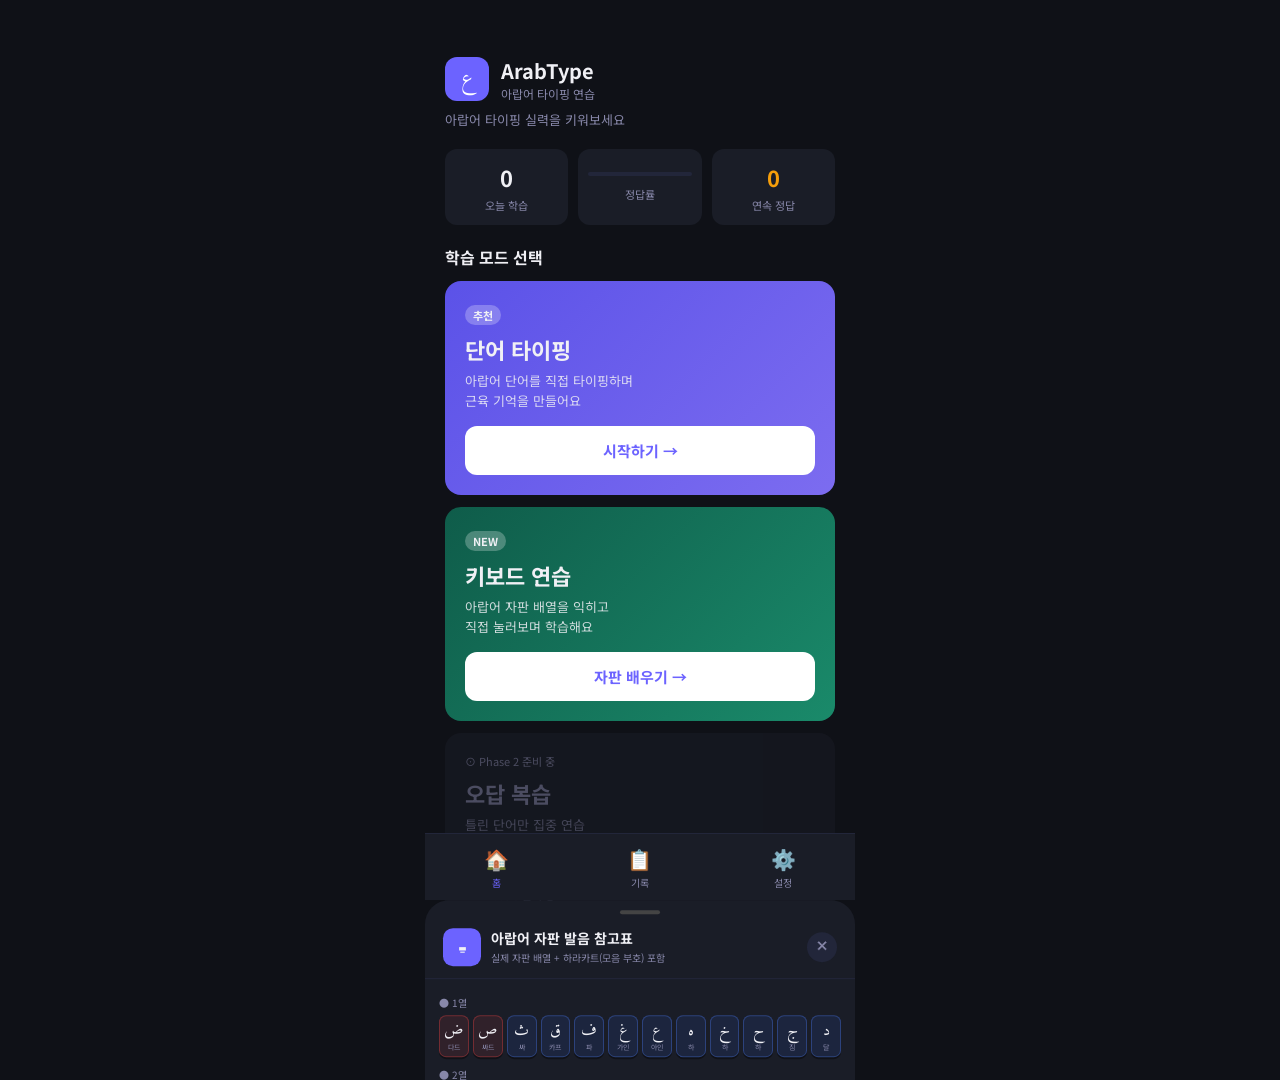
<file: index.html>
<!DOCTYPE html>
<html lang="ko">
<head>
  <meta charset="UTF-8" />
  <meta name="viewport" content="width=device-width, initial-scale=1.0, viewport-fit=cover" />
  <title>ArabType — 아랍어 타이핑 연습</title>
  <link rel="preconnect" href="https://fonts.googleapis.com" />
  <link href="https://fonts.googleapis.com/css2?family=Amiri:wght@400;700&family=Noto+Sans+KR:wght@400;500;700&display=swap" rel="stylesheet" />
  <link rel="stylesheet" href="style.css" />
</head>
<body>

  <!-- ===== HOME SCREEN ===== -->
  <div id="screen-home" class="screen active">
    <div class="home-header">
      <div class="app-logo">
        <div class="logo-icon">ع</div>
        <div>
          <div class="app-name">ArabType</div>
          <div class="app-sub">아랍어 타이핑 연습</div>
        </div>
      </div>
      <p class="app-tagline">아랍어 타이핑 실력을 키워보세요</p>
    </div>

    <div class="stats-row">
      <div class="stat-card">
        <div class="stat-value" id="stat-today">0</div>
        <div class="stat-label">오늘 학습</div>
      </div>
      <div class="stat-card accent">
        <div class="stat-bar-wrap"><div class="stat-bar" id="stat-bar"></div></div>
        <div class="stat-label">정답률</div>
      </div>
      <div class="stat-card">
        <div class="stat-value streak" id="stat-streak">0</div>
        <div class="stat-label">연속 정답</div>
      </div>
    </div>

    <h2 class="section-title">학습 모드 선택</h2>

    <div class="mode-card active-mode" id="btn-start">
      <div class="mode-badge">추천</div>
      <div class="mode-title">단어 타이핑</div>
      <div class="mode-desc">아랍어 단어를 직접 타이핑하며<br>근육 기억을 만들어요</div>
      <button class="start-btn">시작하기 →</button>
    </div>

    <div class="mode-card keyboard-mode" onclick="location.href='keyboard-guide.html'">
      <div class="mode-badge new-badge">NEW</div>
      <div class="mode-title">키보드 연습</div>
      <div class="mode-desc">아랍어 자판 배열을 익히고<br>직접 눌러보며 학습해요</div>
      <button class="start-btn keyboard-start-btn">자판 배우기 →</button>
    </div>

    <div class="mode-card locked">
      <div class="mode-lock">⊙ Phase 2 준비 중</div>
      <div class="mode-title dim">오답 복습</div>
      <div class="mode-desc dim">틀린 단어만 집중 연습</div>
    </div>

    <div class="mode-card locked">
      <div class="mode-lock">⊙ Phase 3 준비 중</div>
      <div class="mode-title dim">내 단어장</div>
      <div class="mode-desc dim">직접 단어를 추가해서 연습</div>
    </div>

    <nav class="bottom-nav">
      <div class="nav-item active">🏠<span>홈</span></div>
      <div class="nav-item">📋<span>기록</span></div>
      <div class="nav-item">⚙️<span>설정</span></div>
    </nav>
  </div>

  <!-- ===== PRACTICE SCREEN ===== -->
  <div id="screen-practice" class="screen">
    <div class="practice-header">
      <button class="back-btn" id="btn-back">‹</button>
      <div class="practice-title">
        <div>단어 타이핑</div>
        <div class="word-progress" id="word-progress">1 / 20 단어</div>
      </div>
      <div class="streak-badge" id="streak-badge">⚡ 0연속</div>
    </div>

    <div class="progress-bar-wrap">
      <div class="progress-bar" id="progress-bar"></div>
    </div>
    <div class="progress-info">
      <span id="pct-label">0% 완료</span>
      <span id="score-label">정답 0 / 오답 0</span>
    </div>

    <div class="word-card" id="word-card">
      <div class="card-top">
        <div class="category-tag" id="card-category">기초 단어</div>
        <div class="card-num" id="card-num">01</div>
      </div>
      <div class="arabic-word" id="arabic-word" dir="rtl">مَرْحَبًا</div>
      <div class="transliteration" id="transliteration">mar·ha·ban</div>
      <div class="meaning-row">
        <span class="meaning-icon">뜻</span>
        <span class="meaning-ko" id="meaning-ko">안녕하세요</span>
      </div>
      <div class="hint-row" id="hint-row">
        <span class="hint-icon">📍</span>
        <span class="hint-text" id="hint-text">힌트: 7글자, م으로 시작해요</span>
      </div>
    </div>

    <div class="input-label">
      <span>● 아랍어로 입력하세요 (오른쪽에서 왼쪽)</span>
      <button class="tip-btn" id="btn-tip">💡 tip?</button>
    </div>
    <div class="input-wrap">
      <input
        type="text"
        id="arabic-input"
        class="arabic-input"
        dir="rtl"
        lang="ar"
        placeholder="مرحبا"
        autocomplete="off"
        autocorrect="off"
        spellcheck="false"
      />
    </div>
    <div class="keyboard-hint">⌨ 기기의 아랍어 키보드를 활성화하세요</div>

    <!-- 정답 피드백 -->
    <div class="feedback correct-feedback" id="feedback-correct">
      <div class="feedback-left">✓ 정답이에요! 🎉</div>
      <div class="feedback-right">
        <div class="feedback-word" id="feedback-word"></div>
        <div class="feedback-score">⚡ +10</div>
      </div>
    </div>

    <div class="action-row">
      <button class="skip-btn" id="btn-skip">↩ 건너뛰기</button>
      <button class="next-btn" id="btn-next" disabled>다음 단어 →</button>
    </div>
  </div>

  <!-- ===== WRONG FEEDBACK SCREEN ===== -->
  <div id="screen-wrong" class="screen">
    <div class="practice-header">
      <button class="back-btn" id="btn-back-wrong">‹</button>
      <div class="practice-title">
        <div>단어 타이핑</div>
      </div>
      <div class="streak-badge dim" id="streak-badge-wrong">⚡ 0연속</div>
    </div>

    <div class="word-card wrong-card">
      <div class="card-top">
        <div class="category-tag" id="wrong-category">기초 단어</div>
        <div class="wrong-x">✕</div>
      </div>
      <div class="arabic-word" id="wrong-arabic" dir="rtl">شُكْرًا</div>
      <div class="transliteration" id="wrong-trans">shuk·ran</div>
      <div class="meaning-row">
        <span class="meaning-icon">뜻</span>
        <span class="meaning-ko" id="wrong-meaning">감사합니다</span>
      </div>
    </div>

    <div class="compare-box">
      <div class="compare-label">입력 비교</div>
      <div class="compare-row">
        <span class="compare-tag my">내 답</span>
        <span class="compare-word" dir="rtl" id="my-answer"></span>
        <span class="compare-icon wrong-icon">✕</span>
      </div>
      <div class="compare-row">
        <span class="compare-tag correct">정답</span>
        <span class="compare-word" dir="rtl" id="correct-answer"></span>
        <span class="compare-icon correct-icon">✓</span>
      </div>
      <div class="compare-note" id="compare-note"></div>
    </div>

    <div class="action-row">
      <button class="retry-btn" id="btn-retry">↺ 다시 시도</button>
      <button class="next-btn" id="btn-next-wrong">다음 단어 →</button>
    </div>
    <div class="note-link">📌 오답 노트에 저장 (Phase 2)</div>
  </div>

  <!-- ===== COMPLETE SCREEN ===== -->
  <div id="screen-complete" class="screen">
    <div class="complete-wrap">
      <div class="complete-emoji">🎉</div>
      <h2>학습 완료!</h2>
      <div class="complete-stats">
        <div class="c-stat"><div class="c-val" id="c-total"></div><div class="c-lbl">총 단어</div></div>
        <div class="c-stat"><div class="c-val" id="c-correct"></div><div class="c-lbl">정답</div></div>
        <div class="c-stat"><div class="c-val" id="c-rate"></div><div class="c-lbl">정답률</div></div>
      </div>
      <button class="start-btn" id="btn-home">홈으로 돌아가기</button>
    </div>
  </div>

  <!-- ===== TIP BOTTOM SHEET ===== -->
  <div id="tip-overlay" class="tip-overlay" onclick="closeTip()"></div>
  <div id="tip-sheet" class="tip-sheet">
    <div class="tip-drag-handle"></div>
    <div class="tip-header">
      <div class="tip-header-left">
        <div class="tip-icon">⌨</div>
        <div>
          <div class="tip-title">아랍어 자판 발음 참고표</div>
          <div class="tip-subtitle">실제 자판 배열 + 하라카트(모음 부호) 포함</div>
        </div>
      </div>
      <button class="tip-close" onclick="closeTip()">✕</button>
    </div>

    <div class="tip-body">
      <!-- 키보드 행 -->
      <div class="tip-row-label">● 1열</div>
      <div class="tip-kb-row" id="tip-row1"></div>
      <div class="tip-row-label">● 2열</div>
      <div class="tip-kb-row" id="tip-row2"></div>
      <div class="tip-row-label">● 3열</div>
      <div class="tip-kb-row" id="tip-row3"></div>

      <!-- 하라카트 섹션 -->
      <div class="tip-section-title">
        <span class="tip-dot orange"></span>
        하라카트 — 모음 부호 <span class="tip-section-sub">(수쿤 키 확장)</span>
      </div>
      <div class="tip-info-box">
        ⓘ 단어 안에서 짧은 모음을 표시하는 기호예요<br>
        예: ـَ(바) · ـِ(비) · ـُ(부) · ـْ(받침) · ـّ(강조)
      </div>
      <div class="tip-harakat-grid" id="tip-harakat"></div>

      <!-- 범례 -->
      <div class="tip-legend">
        <div class="tl-item"><span class="tl-dot orange"></span>단모음</div>
        <div class="tl-item"><span class="tl-dot blue"></span>수쿤(받침)</div>
        <div class="tl-item"><span class="tl-dot purple"></span>길다(겹자음)</div>
        <div class="tl-item"><span class="tl-dot gray"></span>탄윈(어말)</div>
        <div class="tl-item"><span class="tl-dot white"></span>일반 자음</div>
        <div class="tl-item"><span class="tl-dot red"></span>강조 자음</div>
        <div class="tl-item"><span class="tl-dot green"></span>모음자</div>
      </div>
    </div>

    <div class="tip-footer">
      <button class="tip-confirm-btn" onclick="closeTip()">✓ 확인했어요</button>
    </div>
  </div>

  <script src="app.js"></script>
</body>
</html>
</file>
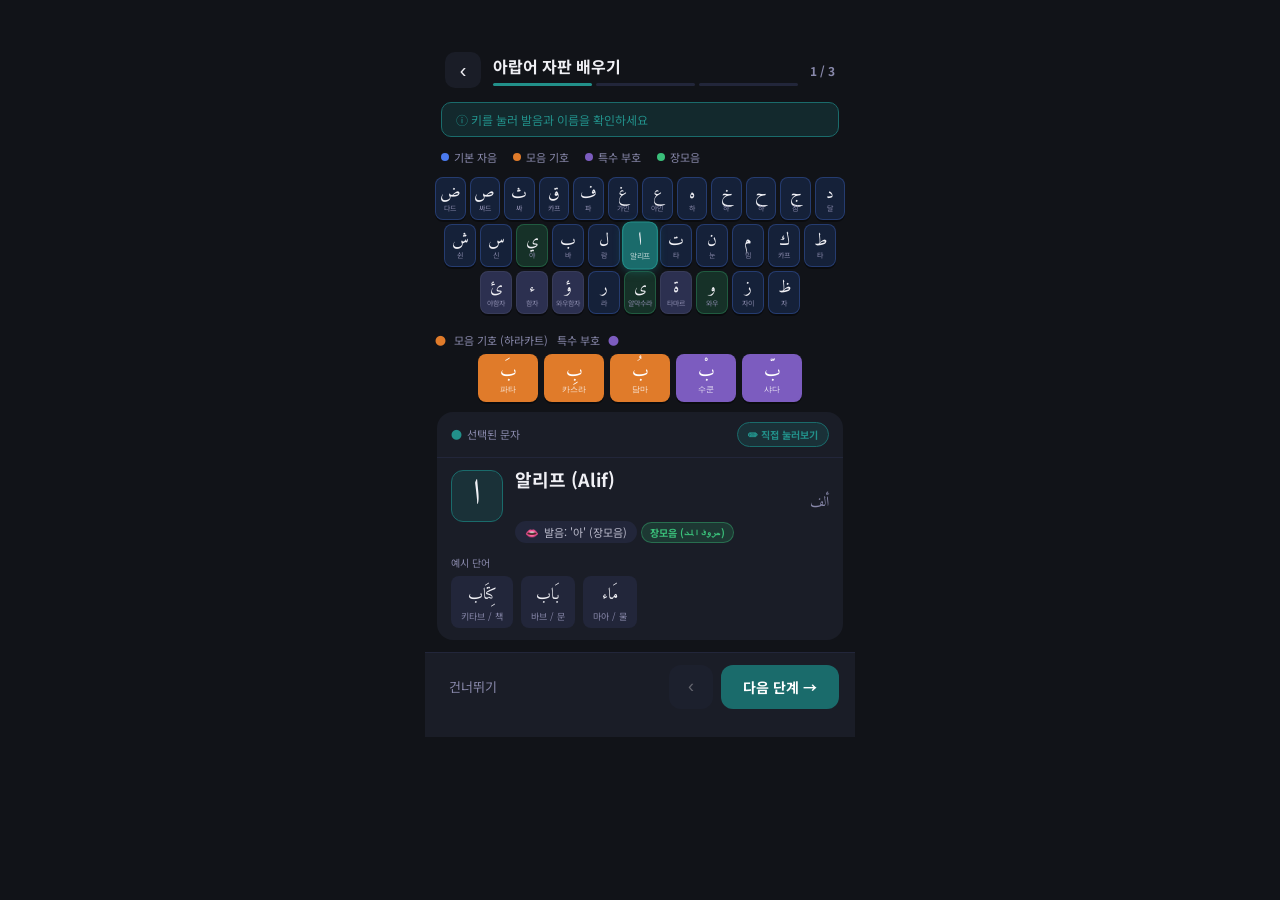
<file: keyboard-guide.html>
<!DOCTYPE html>
<html lang="ko">
<head>
  <meta charset="UTF-8"/>
  <meta name="viewport" content="width=device-width, initial-scale=1.0, viewport-fit=cover"/>
  <title>아랍어 자판 배우기 — ArabType</title>
  <link rel="preconnect" href="https://fonts.googleapis.com"/>
  <link href="https://fonts.googleapis.com/css2?family=Amiri:wght@400;700&family=Noto+Sans+KR:wght@400;500;700&display=swap" rel="stylesheet"/>
  <style>
    *,*::before,*::after{box-sizing:border-box;margin:0;padding:0}
    :root{
      --bg:#111318;--surface:#1a1d27;--surface2:#22263a;--surface3:#2c3050;
      --primary:#1A6B6B;--primary-light:#22908a;--primary-dim:rgba(26,107,107,.25);
      --orange:#e07b2a;--orange-dim:rgba(224,123,42,.25);
      --purple:#7c5cbf;--purple-dim:rgba(124,92,191,.25);
      --green:#2a8a5a;--green-dim:rgba(42,138,90,.25);
      --blue:#2a5abf;--blue-dim:rgba(42,90,191,.2);
      --text:#f0f0f5;--text-dim:#8888aa;--text-mid:#bbbbcc;
      --radius:16px;--key-radius:8px;
    }
    body{background:var(--bg);color:var(--text);font-family:'Noto Sans KR',sans-serif;
      display:flex;justify-content:center;min-height:100vh;min-height:-webkit-fill-available;
      -webkit-text-size-adjust:100%}
    .screen{display:none;flex-direction:column;width:100%;max-width:430px;
      min-height:100vh;min-height:-webkit-fill-available;
      padding-bottom:calc(24px + env(safe-area-inset-bottom,0px));
      -webkit-overflow-scrolling:touch;overflow-y:auto}
    .screen.active{display:flex}

    /* ── HEADER ── */
    .guide-header{
      display:flex;align-items:center;gap:12px;
      padding:max(52px, calc(env(safe-area-inset-top,0px) + 12px)) 20px 14px;
    }
    .back-btn{
      background:var(--surface);border:none;color:var(--text);
      font-size:20px;width:36px;height:36px;border-radius:10px;
      cursor:pointer;display:flex;align-items:center;justify-content:center;flex-shrink:0;
    }
    .header-center{flex:1}
    .header-title{font-size:16px;font-weight:700}
    .step-bars{display:flex;gap:4px;margin-top:5px}
    .step-bar{height:3px;flex:1;border-radius:2px;background:var(--surface2)}
    .step-bar.done{background:var(--primary-light)}
    .step-bar.active{background:var(--primary-light)}
    .step-label{font-size:12px;color:var(--text-dim);white-space:nowrap;font-weight:700}

    /* ── INFO BANNER ── */
    .info-banner{
      margin:0 16px 12px;
      background:var(--primary-dim);border:1px solid var(--primary);
      border-radius:10px;padding:8px 14px;
      font-size:12px;color:var(--primary-light);
      display:flex;align-items:center;gap:6px;
    }

    /* ── LEGEND ── */
    .legend{display:flex;flex-wrap:wrap;gap:10px 16px;padding:0 16px 12px}
    .legend-item{display:flex;align-items:center;gap:5px;font-size:11px;color:var(--text-dim)}
    .dot{width:8px;height:8px;border-radius:50%}
    .dot.blue{background:#4a7aef}
    .dot.orange{background:var(--orange)}
    .dot.purple{background:var(--purple)}
    .dot.green{background:#3abf7a}

    /* ── KEYBOARD ── */
    .keyboard-wrap{padding:0 10px 8px}
    .kb-row{display:flex;justify-content:center;gap:4px;margin-bottom:4px}
    .key{
      flex:1;max-width:32px;min-width:26px;
      background:var(--surface2);
      border-radius:var(--key-radius);
      padding:6px 2px;
      text-align:center;
      cursor:pointer;
      transition:transform .12s,box-shadow .12s;
      box-shadow:0 2px 0 rgba(0,0,0,.4);
      border:1px solid rgba(255,255,255,.06);
      user-select:none;
    }
    .key:active{transform:translateY(1px);box-shadow:0 1px 0 rgba(0,0,0,.4)}
    .key .ka{font-family:'Amiri',serif;font-size:17px;line-height:1.2;display:block}
    .key .kh{font-size:7px;color:var(--text-dim);line-height:1.1;display:block;margin-top:1px}
    .key.cat-basic{background:var(--blue-dim);border-color:rgba(74,122,239,.3)}
    .key.cat-long{background:var(--green-dim);border-color:rgba(58,191,122,.3)}
    .key.cat-special{background:var(--surface3)}
    .key.selected{
      background:var(--primary);border-color:var(--primary-light);
      box-shadow:0 2px 8px rgba(26,107,107,.5);
      transform:scale(1.12);
      z-index:2;position:relative;
    }
    .key.selected .kh{color:rgba(255,255,255,.7)}

    /* ── HARAKAT ROW ── */
    .harakat-section{padding:6px 10px 10px}
    .harakat-label{
      font-size:11px;color:var(--text-dim);
      display:flex;align-items:center;gap:8px;margin-bottom:6px;
    }
    .harakat-label::before,.harakat-label::after{content:'●'}
    .harakat-label::before{color:var(--orange)}
    .harakat-label::after{color:var(--purple)}
    .harakat-row{display:flex;gap:6px;justify-content:center}
    .h-key{
      flex:1;max-width:60px;
      padding:7px 4px;border-radius:8px;
      text-align:center;cursor:pointer;
      border:none;
      box-shadow:0 2px 0 rgba(0,0,0,.4);
      transition:transform .12s;
      user-select:none;
    }
    .h-key:active{transform:translateY(1px)}
    .h-key.orange{background:var(--orange);color:#fff}
    .h-key.purple{background:var(--purple);color:#fff}
    .h-key .hk-char{font-family:'Amiri',serif;font-size:18px;display:block;line-height:1.2}
    .h-key .hk-name{font-size:8px;display:block;opacity:.85;margin-top:1px}

    /* ── HINT CARD ── */
    .hint-card{
      margin:0 12px 12px;
      background:var(--surface);
      border-radius:var(--radius);
      overflow:hidden;
      flex-shrink:0;
    }
    .hint-card-header{
      display:flex;align-items:center;justify-content:space-between;
      padding:10px 14px;border-bottom:1px solid var(--surface2);
    }
    .hint-selected-label{font-size:11px;color:var(--text-dim);display:flex;align-items:center;gap:5px}
    .hint-selected-label::before{content:'●';color:var(--primary-light)}
    .hint-try-btn{
      background:var(--primary-dim);border:1px solid var(--primary);
      color:var(--primary-light);font-family:'Noto Sans KR',sans-serif;
      font-size:10px;font-weight:700;padding:4px 10px;border-radius:20px;cursor:pointer;
    }
    .hint-body{display:flex;gap:12px;padding:12px 14px}
    .hint-char{
      width:52px;height:52px;background:var(--primary-dim);
      border-radius:12px;display:flex;align-items:center;justify-content:center;
      font-family:'Amiri',serif;font-size:36px;flex-shrink:0;
      border:1px solid var(--primary);
    }
    .hint-info{flex:1}
    .hint-ko-name{font-size:18px;font-weight:700;line-height:1.1}
    .hint-ar-name{font-family:'Amiri',serif;font-size:14px;color:var(--text-dim);direction:rtl}
    .hint-pron{
      display:inline-flex;align-items:center;gap:5px;
      background:var(--surface2);border-radius:20px;
      padding:3px 10px;margin-top:6px;font-size:11px;color:var(--text-mid);
    }
    .hint-cat-badge{
      display:inline-block;margin-top:6px;
      padding:2px 8px;border-radius:20px;font-size:10px;font-weight:700;
    }
    .badge-long{background:var(--green-dim);color:#3abf7a;border:1px solid rgba(58,191,122,.4)}
    .badge-basic{background:var(--blue-dim);color:#6a9aff;border:1px solid rgba(74,122,239,.3)}
    .badge-special{background:var(--surface2);color:var(--text-dim)}
    .hint-examples{padding:0 14px 12px}
    .hint-examples-label{font-size:10px;color:var(--text-dim);margin-bottom:6px}
    .example-words{display:flex;gap:8px;flex-wrap:wrap}
    .ex-word{
      background:var(--surface2);border-radius:8px;
      padding:5px 10px;text-align:center;
    }
    .ex-word .ew-ar{font-family:'Amiri',serif;font-size:16px;direction:rtl;display:block}
    .ex-word .ew-ko{font-size:9px;color:var(--text-dim);display:block;margin-top:1px}

    /* ── BOTTOM NAV ── */
    .bottom-nav{
      margin-top:auto;
      display:flex;align-items:center;justify-content:space-between;
      padding:12px 16px calc(28px + env(safe-area-inset-bottom,0px));
      background:var(--surface);
      border-top:1px solid var(--surface2);
      position:sticky;bottom:0;
    }
    .skip-btn{
      background:none;border:none;color:var(--text-dim);
      font-family:'Noto Sans KR',sans-serif;font-size:13px;cursor:pointer;padding:8px;
    }
    .nav-btns{display:flex;gap:8px}
    .prev-btn{
      width:44px;height:44px;background:var(--surface2);
      border:none;border-radius:12px;color:var(--text);
      font-size:18px;cursor:pointer;display:flex;align-items:center;justify-content:center;
    }
    .next-btn{
      background:var(--primary);border:none;border-radius:12px;
      color:#fff;font-family:'Noto Sans KR',sans-serif;
      font-size:14px;font-weight:700;padding:0 22px;height:44px;cursor:pointer;
    }

    /* ══════════════════════════════
       STEP 2 — HARAKAT SCREEN
    ══════════════════════════════ */
    .step2-intro{
      margin:0 16px 14px;
      background:linear-gradient(135deg,#7c2a00,#b84400);
      border-radius:var(--radius);padding:16px;text-align:center;
    }
    .step2-intro-title{font-size:18px;font-weight:700;margin-bottom:4px}
    .step2-intro-ar{font-family:'Amiri',serif;font-size:14px;color:rgba(255,255,255,.7);margin-bottom:6px}
    .step2-intro-desc{font-size:12px;color:rgba(255,255,255,.8);line-height:1.5}
    .ba-demo{display:flex;justify-content:center;gap:16px;margin-top:12px}
    .ba-card{
      background:rgba(0,0,0,.25);border-radius:10px;padding:8px 14px;text-align:center;
    }
    .ba-card .bc-ar{font-family:'Amiri',serif;font-size:28px;direction:rtl;display:block}
    .ba-card .bc-ko{font-size:11px;color:rgba(255,255,255,.7);display:block;margin-top:2px}

    .section-title2{font-size:13px;font-weight:700;padding:0 16px 8px;color:var(--text-mid)}

    .harakat-detail-card{
      margin:0 16px 10px;background:var(--surface);border-radius:var(--radius);
      display:flex;align-items:center;gap:12px;padding:12px 14px;
      cursor:pointer;border:1px solid transparent;transition:border-color .2s;
    }
    .harakat-detail-card:hover{border-color:var(--primary)}
    .hd-icon{
      width:44px;height:44px;border-radius:10px;
      display:flex;align-items:center;justify-content:center;
      font-family:'Amiri',serif;font-size:22px;flex-shrink:0;
    }
    .hd-icon.orange{background:rgba(224,123,42,.2);border:1px solid rgba(224,123,42,.4)}
    .hd-icon.purple2{background:rgba(124,92,191,.2);border:1px solid rgba(124,92,191,.4)}
    .hd-body{flex:1}
    .hd-name{font-size:14px;font-weight:700}
    .hd-ar{font-family:'Amiri',serif;font-size:11px;color:var(--text-dim);direction:rtl}
    .hd-desc{font-size:11px;color:var(--text-mid);margin-top:2px;line-height:1.4}
    .hd-ex{font-family:'Amiri',serif;font-size:13px;direction:rtl;color:var(--primary-light)}
    .hd-badge{
      font-size:10px;padding:2px 7px;border-radius:20px;font-weight:700;white-space:nowrap;
    }
    .badge-a{background:rgba(224,123,42,.2);color:var(--orange)}
    .badge-i{background:rgba(42,90,191,.2);color:#6a9aff}
    .badge-u{background:rgba(124,92,191,.2);color:#b08af5}

    /* ── QUIZ ── */
    .quiz-section{
      margin:0 16px 14px;background:var(--surface);
      border-radius:var(--radius);padding:14px;
    }
    .quiz-label{
      display:flex;align-items:center;gap:6px;
      font-size:12px;color:#f5c518;font-weight:700;margin-bottom:10px;
    }
    .quiz-word{
      font-family:'Amiri',serif;font-size:40px;
      text-align:center;direction:rtl;margin-bottom:12px;
      color:var(--text);display:block;
    }
    .quiz-choices{display:flex;gap:8px}
    .quiz-btn{
      flex:1;padding:10px;background:var(--surface2);
      border:2px solid transparent;border-radius:10px;
      font-family:'Noto Sans KR',sans-serif;font-size:13px;
      font-weight:500;color:var(--text);cursor:pointer;transition:all .2s;
    }
    .quiz-btn:hover{border-color:var(--primary)}
    .quiz-btn.correct{background:rgba(34,197,94,.15);border-color:#22c55e;color:#22c55e}
    .quiz-btn.wrong{background:rgba(239,68,68,.12);border-color:#ef4444;color:#ef4444;animation:shake .3s}
    @keyframes shake{0%,100%{transform:translateX(0)}25%{transform:translateX(-5px)}75%{transform:translateX(5px)}}
  </style>
</head>
<body>

<!-- ══════════════════ STEP 1 ══════════════════ -->
<div id="step1" class="screen active">
  <div class="guide-header">
    <button class="back-btn" onclick="goHome()">‹</button>
    <div class="header-center">
      <div class="header-title">아랍어 자판 배우기</div>
      <div class="step-bars">
        <div class="step-bar active" id="s1-bar1"></div>
        <div class="step-bar" id="s1-bar2"></div>
        <div class="step-bar" id="s1-bar3"></div>
      </div>
    </div>
    <div class="step-label">1 / 3</div>
  </div>

  <div class="info-banner">ⓘ 키를 눌러 발음과 이름을 확인하세요</div>

  <div class="legend">
    <div class="legend-item"><div class="dot blue"></div>기본 자음</div>
    <div class="legend-item"><div class="dot orange"></div>모음 기호</div>
    <div class="legend-item"><div class="dot purple"></div>특수 부호</div>
    <div class="legend-item"><div class="dot green"></div>장모음</div>
  </div>

  <div class="keyboard-wrap" id="keyboard"></div>

  <div class="harakat-section">
    <div class="harakat-label">모음 기호 (하라카트)&nbsp;&nbsp;&nbsp;특수 부호</div>
    <div class="harakat-row" id="harakat-row"></div>
  </div>

  <div class="hint-card" id="hint-card">
    <div class="hint-card-header">
      <div class="hint-selected-label">선택된 문자</div>
      <button class="hint-try-btn" onclick="goStep2()">✏ 직접 눌러보기</button>
    </div>
    <div class="hint-body">
      <div class="hint-char" id="hc-char">ا</div>
      <div class="hint-info">
        <div class="hint-ko-name" id="hc-ko">알리프 (Alif)</div>
        <div class="hint-ar-name" id="hc-ar">ألف</div>
        <div class="hint-pron">👄 <span id="hc-pron">발음: '아' (장모음)</span></div>
        <div class="hint-cat-badge badge-long" id="hc-badge">장모음 (حروف المد)</div>
      </div>
    </div>
    <div class="hint-examples">
      <div class="hint-examples-label">예시 단어</div>
      <div class="example-words" id="hc-examples"></div>
    </div>
  </div>

  <div class="bottom-nav">
    <button class="skip-btn" onclick="goHome()">건너뛰기</button>
    <div class="nav-btns">
      <button class="prev-btn" disabled style="opacity:.35">‹</button>
      <button class="next-btn" onclick="goStep2()">다음 단계 →</button>
    </div>
  </div>
</div>

<!-- ══════════════════ STEP 2 ══════════════════ -->
<div id="step2" class="screen">
  <div class="guide-header">
    <button class="back-btn" onclick="goStep1()">‹</button>
    <div class="header-center">
      <div class="header-title">모음 기호 익히기</div>
      <div class="step-bars">
        <div class="step-bar done"></div>
        <div class="step-bar active"></div>
        <div class="step-bar"></div>
      </div>
    </div>
    <div class="step-label">2 / 3</div>
  </div>

  <div class="step2-intro">
    <div class="step2-intro-title">하라카트 (حَرَكَات)</div>
    <div class="step2-intro-ar">حَرَكَات</div>
    <div class="step2-intro-desc">아랍어의 '단모음 기호'예요.<br>이 기호들이 정확한 발음을 알려줘요.</div>
    <div class="ba-demo">
      <div class="ba-card"><span class="bc-ar">بَ</span><span class="bc-ko">ba (바)</span></div>
      <div class="ba-card"><span class="bc-ar">بِ</span><span class="bc-ko">bi (비)</span></div>
      <div class="ba-card"><span class="bc-ar">بُ</span><span class="bc-ko">bu (부)</span></div>
    </div>
  </div>

  <div class="section-title2">기호별 상세 가이드</div>

  <div class="harakat-detail-card">
    <div class="hd-icon orange">بَ</div>
    <div class="hd-body">
      <div style="display:flex;align-items:center;gap:6px">
        <div class="hd-name">파타 (فَتْحَة)</div>
        <div class="hd-badge badge-a">단모음 A</div>
      </div>
      <div class="hd-desc">자음 위에 표시 · '아/에' 발음</div>
      <div class="hd-desc">예: <span class="hd-ex">كَتَبَ</span> 카타바 (쓰다)</div>
    </div>
  </div>

  <div class="harakat-detail-card">
    <div class="hd-icon orange">بِ</div>
    <div class="hd-body">
      <div style="display:flex;align-items:center;gap:6px">
        <div class="hd-name">카스라 (كَسْرَة)</div>
        <div class="hd-badge badge-i">단모음 I</div>
      </div>
      <div class="hd-desc">자음 아래에 표시 · '이' 발음</div>
      <div class="hd-desc">예: <span class="hd-ex">بِنْت</span> 빈트 (소녀)</div>
    </div>
  </div>

  <div class="harakat-detail-card">
    <div class="hd-icon orange">بُ</div>
    <div class="hd-body">
      <div style="display:flex;align-items:center;gap:6px">
        <div class="hd-name">담마 (ضَمَّة)</div>
        <div class="hd-badge badge-u">단모음 U</div>
      </div>
      <div class="hd-desc">자음 위에 와우 모양 · '우' 발음</div>
      <div class="hd-desc">예: <span class="hd-ex">كُتُب</span> 쿠투브 (책들)</div>
    </div>
  </div>

  <!-- QUIZ -->
  <div class="quiz-section">
    <div class="quiz-label">⚡ 빠른 연습 — 어떤 모음 기호인가요?</div>
    <span class="quiz-word" id="quiz-word">كِتَاب</span>
    <div class="quiz-choices">
      <button class="quiz-btn" id="q-fatha" onclick="answerQuiz('fatha')">파타</button>
      <button class="quiz-btn" id="q-kasra" onclick="answerQuiz('kasra')">카스라 ✓</button>
      <button class="quiz-btn" id="q-damma" onclick="answerQuiz('damma')">담마</button>
    </div>
  </div>

  <div class="bottom-nav">
    <button class="skip-btn" onclick="goHome()">건너뛰기</button>
    <div class="nav-btns">
      <button class="prev-btn" onclick="goStep1()">‹</button>
      <button class="next-btn" onclick="goHome()">완료 →</button>
    </div>
  </div>
</div>

<script>
// ── 문자 데이터 ──
const charData = {
  'ا': { ko:'알리프 (Alif)', ar:'ألف', pron:"발음: '아' (장모음)", cat:'long', catLabel:'장모음 (حروف المد)', examples:[{ar:'كِتَاب',ko:'키타브 / 책'},{ar:'بَاب',ko:'바브 / 문'},{ar:'مَاء',ko:'마아 / 물'}]},
  'ب': { ko:'바 (Ba)', ar:'بَاء', pron:"발음: 'b'", cat:'basic', catLabel:'기본 자음', examples:[{ar:'بَيْت',ko:'바이트 / 집'},{ar:'بَاب',ko:'바브 / 문'},{ar:'بِنْت',ko:'빈트 / 소녀'}]},
  'ت': { ko:'타 (Ta)', ar:'تَاء', pron:"발음: 't'", cat:'basic', catLabel:'기본 자음', examples:[{ar:'تَمْر',ko:'타므르 / 대추야자'},{ar:'تُفَّاح',ko:'투파흐 / 사과'}]},
  'ث': { ko:'싸 (Tha)', ar:'ثَاء', pron:"발음: 'th' (영어 thin)", cat:'basic', catLabel:'기본 자음', examples:[{ar:'ثَلَاثَة',ko:'쌀라싸 / 셋'},{ar:'ثَلْج',ko:'쌀지 / 눈'}]},
  'ج': { ko:'짐 (Jim)', ar:'جِيم', pron:"발음: 'j'", cat:'basic', catLabel:'기본 자음', examples:[{ar:'جَمَل',ko:'자말 / 낙타'},{ar:'جَمِيل',ko:'자밀 / 아름다운'}]},
  'ح': { ko:'하 (Ha)', ar:'حَاء', pron:"발음: 'h' (목 깊숙이)", cat:'basic', catLabel:'기본 자음', examples:[{ar:'حَلِيب',ko:'할립 / 우유'},{ar:'حَيَاة',ko:'하야 / 삶'}]},
  'خ': { ko:'하 (Kha)', ar:'خَاء', pron:"발음: 'kh' (독일 Bach)", cat:'basic', catLabel:'기본 자음', examples:[{ar:'خُبْز',ko:'후브즈 / 빵'},{ar:'خَيْر',ko:'하이르 / 좋음'}]},
  'د': { ko:'달 (Dal)', ar:'دَال', pron:"발음: 'd'", cat:'basic', catLabel:'기본 자음', examples:[{ar:'دَرْس',ko:'다르스 / 수업'},{ar:'دَاء',ko:'다 / 질병'}]},
  'ذ': { ko:'달 (Dhal)', ar:'ذَال', pron:"발음: 'dh' (영어 the)", cat:'basic', catLabel:'기본 자음', examples:[{ar:'ذَهَب',ko:'다합 / 금'},{ar:'ذِئْب',ko:'디으브 / 늑대'}]},
  'ر': { ko:'라 (Ra)', ar:'رَاء', pron:"발음: 'r' (굴리는 r)", cat:'basic', catLabel:'기본 자음', examples:[{ar:'رَجُل',ko:'라줄 / 남자'},{ar:'رَأْس',ko:'라스 / 머리'}]},
  'ز': { ko:'자이 (Zay)', ar:'زَاي', pron:"발음: 'z'", cat:'basic', catLabel:'기본 자음', examples:[{ar:'زَيْت',ko:'자이트 / 기름'},{ar:'زَهْرَة',ko:'자흐라 / 꽃'}]},
  'س': { ko:'신 (Sin)', ar:'سِين', pron:"발음: 's'", cat:'basic', catLabel:'기본 자음', examples:[{ar:'سَمَك',ko:'사막 / 물고기'},{ar:'سَمَاء',ko:'사마 / 하늘'}]},
  'ش': { ko:'쉰 (Shin)', ar:'شِين', pron:"발음: 'sh'", cat:'basic', catLabel:'기본 자음', examples:[{ar:'شَمْس',ko:'샴스 / 태양'},{ar:'شَجَرَة',ko:'샤자라 / 나무'}]},
  'ص': { ko:'싸드 (Sad)', ar:'صَاد', pron:"발음: 강조 's'", cat:'basic', catLabel:'기본 자음', examples:[{ar:'صَبَاح',ko:'사바흐 / 아침'},{ar:'صَغِير',ko:'사기르 / 작은'}]},
  'ض': { ko:'다드 (Dad)', ar:'ضَاد', pron:"발음: 강조 'd'", cat:'basic', catLabel:'기본 자음', examples:[{ar:'ضَوء',ko:'다우 / 빛'},{ar:'ضَرَب',ko:'다라바 / 치다'}]},
  'ط': { ko:'타 (Ta)', ar:'طَاء', pron:"발음: 강조 't'", cat:'basic', catLabel:'기본 자음', examples:[{ar:'طَعَام',ko:'타암 / 음식'},{ar:'طَيِّب',ko:'타입 / 좋은'}]},
  'ظ': { ko:'자 (Zha)', ar:'ظَاء', pron:"발음: 강조 'dh'", cat:'basic', catLabel:'기본 자음', examples:[{ar:'ظَهْر',ko:'자흐르 / 등/낮'},{ar:'ظَرِيف',ko:'자리프 / 재치있는'}]},
  'ع': { ko:'아인 (Ayn)', ar:'عَيْن', pron:"발음: 목 조이는 '아'", cat:'basic', catLabel:'기본 자음', examples:[{ar:'عَيْن',ko:'아인 / 눈'},{ar:'عَرَب',ko:'아랍 / 아랍인'}]},
  'غ': { ko:'가인 (Ghayn)', ar:'غَيْن', pron:"발음: 'gh' (파리지엥 r)", cat:'basic', catLabel:'기본 자음', examples:[{ar:'غُرْفَة',ko:'구르파 / 방'},{ar:'غَنِي',ko:'가니 / 부유한'}]},
  'ف': { ko:'파 (Fa)', ar:'فَاء', pron:"발음: 'f'", cat:'basic', catLabel:'기본 자음', examples:[{ar:'فُول',ko:'풀 / 콩'},{ar:'فَرَح',ko:'파라흐 / 기쁨'}]},
  'ق': { ko:'카프 (Qaf)', ar:'قَاف', pron:"발음: 목 깊숙이 'k'", cat:'basic', catLabel:'기본 자음', examples:[{ar:'قَلَم',ko:'칼람 / 펜'},{ar:'قَمَر',ko:'카마르 / 달'}]},
  'ك': { ko:'카프 (Kaf)', ar:'كَاف', pron:"발음: 'k'", cat:'basic', catLabel:'기본 자음', examples:[{ar:'كِتَاب',ko:'키타브 / 책'},{ar:'كَلْب',ko:'칼브 / 개'}]},
  'ل': { ko:'람 (Lam)', ar:'لَام', pron:"발음: 'l'", cat:'basic', catLabel:'기본 자음', examples:[{ar:'لَيْل',ko:'라일 / 밤'},{ar:'لَبَن',ko:'라반 / 우유'}]},
  'م': { ko:'밈 (Mim)', ar:'مِيم', pron:"발음: 'm'", cat:'basic', catLabel:'기본 자음', examples:[{ar:'مَاء',ko:'마아 / 물'},{ar:'مَدْرَسَة',ko:'마드라사 / 학교'}]},
  'ن': { ko:'눈 (Nun)', ar:'نُون', pron:"발음: 'n'", cat:'basic', catLabel:'기본 자음', examples:[{ar:'نَار',ko:'나르 / 불'},{ar:'نَهْر',ko:'나흐르 / 강'}]},
  'ه': { ko:'하 (Ha)', ar:'هَاء', pron:"발음: 'h'", cat:'basic', catLabel:'기본 자음', examples:[{ar:'هَوَاء',ko:'하와 / 공기'},{ar:'هِلَال',ko:'힐랄 / 초승달'}]},
  'و': { ko:'와우 (Waw)', ar:'وَاو', pron:"발음: 'w' 또는 장모음 'uu'", cat:'long', catLabel:'장모음 (حروف المد)', examples:[{ar:'وَلَد',ko:'왈라드 / 소년'},{ar:'وَرْد',ko:'와르드 / 장미'}]},
  'ي': { ko:'야 (Ya)', ar:'يَاء', pron:"발음: 'y' 또는 장모음 'ii'", cat:'long', catLabel:'장모음 (حروف المد)', examples:[{ar:'يَوْم',ko:'야움 / 날'},{ar:'يَد',ko:'야드 / 손'}]},
  'ى': { ko:'알리프 막수라', ar:'أَلِف مَقْصُورَة', pron:"발음: '아' (장모음, 단어 끝)", cat:'long', catLabel:'장모음 (حروف المد)', examples:[{ar:'مُوسَى',ko:'무사 / 모세'},{ar:'عِيسَى',ko:'이사 / 예수'}]},
  'ة': { ko:'타 마르부타', ar:'تَاء مَرْبُوطَة', pron:"발음: 'a' (여성형 어미)", cat:'special', catLabel:'특수 문자', examples:[{ar:'مَدِينَة',ko:'마디나 / 도시'},{ar:'مَدْرَسَة',ko:'마드라사 / 학교'}]},
  'ء': { ko:'함자', ar:'هَمْزَة', pron:"발음: 성문 파열음 '으'", cat:'special', catLabel:'특수 문자', examples:[{ar:'سَأَل',ko:'사알라 / 질문하다'},{ar:'رَأْس',ko:'라스 / 머리'}]},
  'ئ': { ko:'야 함자', ar:'يَاء بِهَمْزَة', pron:"발음: 함자 + 'ii'", cat:'special', catLabel:'특수 문자', examples:[{ar:'شَيْئًا',ko:'샤이안 / 무언가'}]},
  'ؤ': { ko:'와우 함자', ar:'وَاو بِهَمْزَة', pron:"발음: 함자 + 'uu'", cat:'special', catLabel:'특수 문자', examples:[{ar:'مُؤَلِّف',ko:'무알리프 / 저자'}]},
};

const harakatData = [
  { char:'بَ', name:'파타', color:'orange' },
  { char:'بِ', name:'카스라', color:'orange' },
  { char:'بُ', name:'담마', color:'orange' },
  { char:'بْ', name:'수쿤', color:'purple' },
  { char:'بّ', name:'샤다', color:'purple' },
];

const keyboardLayout = [
  ['ض','ص','ث','ق','ف','غ','ع','ه','خ','ح','ج','د'],
  ['ش','س','ي','ب','ل','ا','ت','ن','م','ك','ط'],
  ['ئ','ء','ؤ','ر','ى','ة','و','ز','ظ'],
];

const koreanHints = {
  'ض':'다드','ص':'싸드','ث':'싸','ق':'카프','ف':'파','غ':'가인','ع':'아인','ه':'하',
  'خ':'하','ح':'하','ج':'짐','د':'달','ش':'쉰','س':'신','ي':'야','ب':'바','ل':'람',
  'ا':'알리프','ت':'타','ن':'눈','م':'밈','ك':'카프','ط':'타','ئ':'야함자','ء':'함자',
  'ؤ':'와우함자','ر':'라','ى':'알막수라','ة':'타마르','و':'와우','ز':'자이','ظ':'자',
};

let selectedKey = 'ا';

function getCat(ch) {
  if (!charData[ch]) return 'basic';
  return charData[ch].cat;
}

function buildKeyboard() {
  const kb = document.getElementById('keyboard');
  keyboardLayout.forEach(row => {
    const rowEl = document.createElement('div');
    rowEl.className = 'kb-row';
    row.forEach(ch => {
      const key = document.createElement('div');
      const cat = getCat(ch);
      key.className = `key cat-${cat}${ch === selectedKey ? ' selected' : ''}`;
      key.innerHTML = `<span class="ka">${ch}</span><span class="kh">${koreanHints[ch]||''}</span>`;
      key.addEventListener('click', () => selectKey(ch));
      rowEl.appendChild(key);
    });
    kb.appendChild(rowEl);
  });
}

function buildHarakat() {
  const row = document.getElementById('harakat-row');
  harakatData.forEach(h => {
    const btn = document.createElement('button');
    btn.className = `h-key ${h.color}`;
    btn.innerHTML = `<span class="hk-char">${h.char}</span><span class="hk-name">${h.name}</span>`;
    row.appendChild(btn);
  });
}

function selectKey(ch) {
  selectedKey = ch;
  document.querySelectorAll('.key').forEach(k => {
    const ka = k.querySelector('.ka').textContent;
    k.classList.toggle('selected', ka === ch);
  });
  updateHintCard(ch);
}

function updateHintCard(ch) {
  const d = charData[ch];
  if (!d) return;
  document.getElementById('hc-char').textContent = ch;
  document.getElementById('hc-ko').textContent = d.ko;
  document.getElementById('hc-ar').textContent = d.ar;
  document.getElementById('hc-pron').textContent = d.pron;
  const badge = document.getElementById('hc-badge');
  badge.textContent = d.catLabel;
  badge.className = 'hint-cat-badge ' + (d.cat === 'long' ? 'badge-long' : d.cat === 'basic' ? 'badge-basic' : 'badge-special');
  const exEl = document.getElementById('hc-examples');
  exEl.innerHTML = '';
  (d.examples || []).forEach(ex => {
    const div = document.createElement('div');
    div.className = 'ex-word';
    div.innerHTML = `<span class="ew-ar">${ex.ar}</span><span class="ew-ko">${ex.ko}</span>`;
    exEl.appendChild(div);
  });
}

function goStep1() {
  document.getElementById('step2').classList.remove('active');
  document.getElementById('step1').classList.add('active');
}
function goStep2() {
  document.getElementById('step1').classList.remove('active');
  document.getElementById('step2').classList.add('active');
}
function goHome() {
  location.href = 'index.html';
}

// Quiz
const quizAnswers = { 'q-fatha': false, 'q-kasra': true, 'q-damma': false };
let quizDone = false;
function answerQuiz(choice) {
  if (quizDone) return;
  quizDone = true;
  const correct = choice === 'kasra';
  const ids = ['q-fatha','q-kasra','q-damma'];
  ids.forEach(id => {
    const btn = document.getElementById(id);
    if (id === 'q-kasra') btn.classList.add('correct');
    else if (id === `q-${choice}` && !correct) btn.classList.add('wrong');
  });
  setTimeout(() => {
    quizDone = false;
    ids.forEach(id => document.getElementById(id).classList.remove('correct','wrong'));
  }, 1800);
}

buildKeyboard();
buildHarakat();
updateHintCard('ا');
</script>
</body>
</html>
</file>
<file: style.css>
*, *::before, *::after { box-sizing: border-box; margin: 0; padding: 0; }

/* 모바일 더블탭 줌 방지 */
button, a, input, [role="button"] { touch-action: manipulation; }

:root {
  --bg: #0f1117;
  --surface: #1a1d27;
  --surface2: #22263a;
  --primary: #6c63ff;
  --primary-dim: #4a44b5;
  --success: #22c55e;
  --error: #ef4444;
  --text: #f0f0f5;
  --text-dim: #8888aa;
  --accent: #f59e0b;
  --radius: 16px;
  /* 안전 영역 (노치/홈 인디케이터) */
  --sat: env(safe-area-inset-top, 0px);
  --sab: env(safe-area-inset-bottom, 0px);
}

html {
  height: 100%;
  overflow-x: hidden;
}

body {
  background: var(--bg);
  color: var(--text);
  font-family: 'Noto Sans KR', sans-serif;
  /* 100vh 버그 수정: -webkit-fill-available 폴백 */
  min-height: 100vh;
  min-height: -webkit-fill-available;
  display: flex;
  justify-content: center;
  -webkit-text-size-adjust: 100%; /* 모바일 자동 폰트 크기 조정 방지 */
}

.screen {
  display: none;
  flex-direction: column;
  width: 100%;
  max-width: 430px;
  min-height: 100vh;
  min-height: -webkit-fill-available;
  /* 하단: 네비바 높이 + 홈 인디케이터 */
  padding: 0 0 calc(80px + var(--sab));
  overflow-y: auto;
  -webkit-overflow-scrolling: touch;
}
.screen.active { display: flex; }

/* ── HOME ── */
.home-header {
  /* 노치 기기: safe-area-inset-top 적용 */
  padding: max(56px, calc(var(--sat) + 16px)) 20px 20px;
}
.app-logo {
  display: flex;
  align-items: center;
  gap: 12px;
  margin-bottom: 8px;
}
.logo-icon {
  width: 44px; height: 44px;
  background: var(--primary);
  border-radius: 12px;
  display: flex; align-items: center; justify-content: center;
  font-family: 'Amiri', serif;
  font-size: 22px; color: #fff;
}
.app-name { font-size: 20px; font-weight: 700; }
.app-sub { font-size: 12px; color: var(--text-dim); }
.app-tagline { color: var(--text-dim); font-size: 13px; margin-top: 4px; }

.stats-row {
  display: flex; gap: 10px;
  padding: 0 20px 20px;
}
.stat-card {
  flex: 1;
  background: var(--surface);
  border-radius: 12px;
  padding: 12px 10px;
  text-align: center;
}
.stat-card.accent { display: flex; flex-direction: column; justify-content: center; align-items: center; }
.stat-value { font-size: 22px; font-weight: 700; color: var(--text); }
.stat-value.streak { color: var(--accent); }
.stat-label { font-size: 11px; color: var(--text-dim); margin-top: 4px; }
.stat-bar-wrap { width: 100%; height: 4px; background: var(--surface2); border-radius: 2px; margin-bottom: 6px; }
.stat-bar { height: 100%; background: var(--success); border-radius: 2px; transition: width .4s; width: 0%; }

.section-title { padding: 0 20px 12px; font-size: 16px; font-weight: 700; }

.mode-card {
  margin: 0 20px 12px;
  background: var(--surface);
  border-radius: var(--radius);
  padding: 20px;
  position: relative;
}
.mode-card.active-mode {
  background: linear-gradient(135deg, #5b52e8 0%, #7c6cf0 100%);
  cursor: pointer;
}
.mode-card.locked { opacity: .5; }
.mode-card.keyboard-mode {
  background: linear-gradient(135deg, #0f5c4a 0%, #1a8a6a 100%);
  cursor: pointer;
}
.new-badge { background: rgba(255,255,255,.25); }
.keyboard-start-btn { color: #1a8a6a; }
.mode-badge {
  display: inline-block;
  background: rgba(255,255,255,.25);
  font-size: 11px; font-weight: 700;
  padding: 2px 8px; border-radius: 20px;
  margin-bottom: 8px;
}
.mode-lock { font-size: 11px; color: var(--text-dim); margin-bottom: 8px; }
.mode-title { font-size: 22px; font-weight: 700; margin-bottom: 6px; }
.mode-desc { font-size: 13px; line-height: 1.5; opacity: .85; }
.mode-title.dim, .mode-desc.dim { color: var(--text-dim); }
.start-btn {
  display: block;
  width: 100%;
  margin-top: 16px;
  background: #fff;
  color: var(--primary);
  font-family: 'Noto Sans KR', sans-serif;
  font-size: 15px; font-weight: 700;
  padding: 14px;
  border: none; border-radius: 12px;
  cursor: pointer;
  transition: opacity .2s;
}
.start-btn:hover { opacity: .9; }

.bottom-nav {
  position: fixed;
  bottom: 0; left: 0; right: 0;
  margin: 0 auto;
  width: 100%; max-width: 430px;
  background: var(--surface);
  display: flex;
  border-top: 1px solid var(--surface2);
  /* 홈 인디케이터 위 여백 확보 */
  padding-bottom: var(--sab);
}
.nav-item {
  flex: 1; display: flex; flex-direction: column;
  align-items: center; justify-content: center;
  padding: 10px 0; gap: 2px;
  font-size: 20px; color: var(--text-dim); cursor: pointer;
}
.nav-item span { font-size: 10px; }
.nav-item.active { color: var(--primary); }

/* ── PRACTICE ── */
.practice-header {
  display: flex; align-items: center; gap: 12px;
  padding: max(52px, calc(var(--sat) + 12px)) 20px 12px;
}
.back-btn {
  background: var(--surface); border: none;
  color: var(--text); font-size: 22px;
  width: 36px; height: 36px; border-radius: 10px;
  cursor: pointer; display: flex; align-items: center; justify-content: center;
}
.practice-title { flex: 1; font-size: 15px; font-weight: 700; }
.word-progress { font-size: 12px; color: var(--text-dim); font-weight: 400; }
.streak-badge {
  background: var(--surface2);
  border-radius: 20px;
  padding: 4px 10px;
  font-size: 12px; font-weight: 700;
  color: var(--accent);
  white-space: nowrap;
}
.streak-badge.dim { color: var(--text-dim); }

.progress-bar-wrap {
  margin: 0 20px 4px;
  height: 5px; background: var(--surface2); border-radius: 3px;
}
.progress-bar {
  height: 100%; background: var(--primary);
  border-radius: 3px; transition: width .4s;
  width: 0%;
}
.progress-info {
  display: flex; justify-content: space-between;
  padding: 0 20px 14px;
  font-size: 11px; color: var(--text-dim);
}

.word-card {
  margin: 0 20px 16px;
  background: var(--surface);
  border-radius: var(--radius);
  padding: 20px;
}
.word-card.wrong-card {
  border: 2px solid var(--error);
}
.card-top {
  display: flex; justify-content: space-between; align-items: center;
  margin-bottom: 16px;
}
.category-tag {
  background: rgba(108,99,255,.25);
  color: #a89df8;
  font-size: 11px; font-weight: 700;
  padding: 3px 10px; border-radius: 20px;
}
.card-num { font-size: 13px; color: var(--text-dim); font-weight: 700; }
.wrong-x { color: var(--error); font-size: 18px; font-weight: 700; }

.arabic-word {
  font-family: 'Amiri', serif;
  /* 작은 화면에서 폰트 넘침 방지 */
  font-size: clamp(36px, 12vw, 52px);
  font-weight: 700;
  text-align: center;
  line-height: 1.3;
  margin-bottom: 10px;
  color: var(--text);
  word-break: break-all;
}
.transliteration {
  text-align: center;
  color: var(--primary);
  font-size: 14px;
  margin-bottom: 14px;
  letter-spacing: .5px;
}
.meaning-row {
  display: flex; align-items: center; gap: 8px;
  background: var(--surface2);
  border-radius: 10px; padding: 8px 12px;
  margin-bottom: 8px;
}
.meaning-icon {
  background: var(--surface);
  font-size: 11px; padding: 2px 6px;
  border-radius: 6px; color: var(--text-dim);
}
.meaning-ko { font-size: 14px; font-weight: 500; }
.hint-row {
  display: flex; align-items: center; gap: 6px;
  font-size: 12px; color: var(--text-dim);
}

.input-label {
  padding: 0 20px 8px;
  font-size: 12px; color: var(--success);
  display: flex; align-items: center; gap: 6px;
}
.input-wrap { padding: 0 20px 6px; }
.arabic-input {
  width: 100%;
  background: var(--surface);
  border: 2px solid var(--surface2);
  border-radius: 12px;
  padding: 14px 16px;
  font-family: 'Amiri', serif;
  /* 16px 미만이면 모바일 Safari가 자동 줌 → 26px 유지 */
  font-size: 26px; color: var(--text);
  text-align: right;
  outline: none;
  transition: border-color .2s;
  /* iOS 기본 스타일 제거 */
  -webkit-appearance: none;
  appearance: none;
}
.arabic-input:focus { border-color: var(--primary); }
.arabic-input.correct { border-color: var(--success); background: rgba(34,197,94,.08); }
.arabic-input.wrong-input { border-color: var(--error); animation: shake .3s; }

@keyframes shake {
  0%,100%{transform:translateX(0)}
  25%{transform:translateX(-6px)}
  75%{transform:translateX(6px)}
}

.keyboard-hint {
  text-align: center;
  font-size: 11px; color: var(--text-dim);
  margin-bottom: 14px;
}

.feedback {
  display: none;
  margin: 0 20px 14px;
  border-radius: 12px;
  padding: 12px 16px;
  align-items: center;
  justify-content: space-between;
}
.feedback.visible { display: flex; }
.correct-feedback { background: var(--success); color: #fff; }
.feedback-left { font-size: 14px; font-weight: 700; }
.feedback-right { text-align: right; }
.feedback-word { font-family: 'Amiri', serif; font-size: 16px; }
.feedback-score { font-size: 12px; font-weight: 700; margin-top: 2px; }

.action-row {
  display: flex; gap: 10px;
  padding: 0 20px;
}
.skip-btn, .retry-btn {
  flex: 1;
  background: var(--surface);
  border: none; border-radius: 12px;
  color: var(--text); font-family: 'Noto Sans KR', sans-serif;
  font-size: 14px; font-weight: 500;
  padding: 14px; cursor: pointer;
}
.next-btn {
  flex: 2;
  background: var(--primary);
  border: none; border-radius: 12px;
  color: #fff; font-family: 'Noto Sans KR', sans-serif;
  font-size: 14px; font-weight: 700;
  padding: 14px; cursor: pointer;
  transition: opacity .2s;
}
.next-btn:disabled { opacity: .4; cursor: default; }

/* ── WRONG SCREEN ── */
.compare-box {
  margin: 0 20px 16px;
  background: var(--surface);
  border-radius: var(--radius);
  padding: 16px;
}
.compare-label { font-size: 12px; color: var(--text-dim); margin-bottom: 10px; }
.compare-row {
  display: flex; align-items: center; gap: 8px;
  padding: 8px 0;
  border-bottom: 1px solid var(--surface2);
}
.compare-row:last-of-type { border-bottom: none; }
.compare-tag {
  font-size: 11px; font-weight: 700;
  padding: 3px 8px; border-radius: 6px;
  min-width: 42px; text-align: center;
}
.compare-tag.my { background: rgba(239,68,68,.2); color: var(--error); }
.compare-tag.correct { background: rgba(34,197,94,.2); color: var(--success); }
.compare-word {
  flex: 1; font-family: 'Amiri', serif;
  font-size: 20px; text-align: right;
}
.compare-icon { font-size: 16px; }
.wrong-icon { color: var(--error); }
.correct-icon { color: var(--success); }
.compare-note {
  margin-top: 10px;
  font-size: 12px; color: var(--text-dim);
  line-height: 1.5;
}
.note-link {
  text-align: center;
  font-size: 12px; color: var(--text-dim);
  margin-top: 12px;
}
.retry-btn { flex: 1; }

/* ── COMPLETE ── */
.complete-wrap {
  display: flex; flex-direction: column;
  align-items: center; justify-content: center;
  min-height: 100vh; padding: 40px 20px;
  text-align: center; gap: 16px;
}
.complete-emoji { font-size: 60px; }
.complete-wrap h2 { font-size: 26px; }
.complete-stats {
  display: flex; gap: 20px;
  background: var(--surface);
  border-radius: var(--radius);
  padding: 20px 30px;
  margin: 10px 0;
}
.c-stat { text-align: center; }
.c-val { font-size: 28px; font-weight: 700; color: var(--primary); }
.c-lbl { font-size: 12px; color: var(--text-dim); margin-top: 4px; }
.complete-wrap .start-btn { color: var(--primary); max-width: 280px; }

/* ── TIP BUTTON ── */
.input-label {
  display: flex;
  align-items: center;
  justify-content: space-between;
}
.tip-btn {
  background: rgba(108, 99, 255, 0.2);
  border: 1px solid rgba(108, 99, 255, 0.5);
  color: #a89df8;
  font-family: 'Noto Sans KR', sans-serif;
  font-size: 11px;
  font-weight: 700;
  padding: 4px 10px;
  border-radius: 20px;
  cursor: pointer;
  white-space: nowrap;
}
.tip-btn:active { opacity: .7; }

/* ── TIP OVERLAY & SHEET ── */
.tip-overlay {
  display: none;
  position: fixed;
  top: 0; left: 0; right: 0; bottom: 0;
  background: rgba(0,0,0,.55);
  z-index: 100;
}
.tip-overlay.open { display: block; }

.tip-sheet {
  display: flex;
  flex-direction: column;
  position: fixed;
  bottom: 0;
  left: 0;
  right: 0;
  margin: 0 auto;
  width: 100%;
  max-width: 430px;
  max-height: 88vh;
  background: #1a1d27;
  border-radius: 24px 24px 0 0;
  z-index: 101;
  transform: translateY(100%);
  transition: transform .32s cubic-bezier(.32,1,.55,1);
}
.tip-sheet.open { transform: translateY(0); }

.tip-drag-handle {
  width: 40px; height: 4px;
  background: #444;
  border-radius: 2px;
  margin: 10px auto 0;
  flex-shrink: 0;
}

.tip-header {
  display: flex;
  align-items: center;
  justify-content: space-between;
  padding: 14px 18px 12px;
  border-bottom: 1px solid #22263a;
  flex-shrink: 0;
}
.tip-header-left { display: flex; align-items: center; gap: 10px; }
.tip-icon {
  width: 38px; height: 38px;
  background: var(--primary);
  border-radius: 10px;
  display: flex; align-items: center; justify-content: center;
  font-size: 18px; flex-shrink: 0;
}
.tip-title { font-size: 14px; font-weight: 700; }
.tip-subtitle { font-size: 10px; color: #8888aa; margin-top: 2px; }
.tip-close {
  background: #22263a; border: none; color: #8888aa;
  width: 30px; height: 30px; border-radius: 50%;
  font-size: 13px; cursor: pointer;
  display: flex; align-items: center; justify-content: center;
}

/* scrollable body */
.tip-body {
  overflow-y: auto;
  padding: 14px 14px 0;
  flex: 1;
}

.tip-row-label {
  font-size: 10px; color: #8888aa;
  margin-bottom: 5px; margin-top: 2px;
}
.tip-kb-row {
  display: flex;
  justify-content: center;
  gap: 4px;
  margin-bottom: 10px;
  flex-wrap: nowrap;
}
.tip-key {
  flex: 1;
  max-width: 34px;
  min-width: 0;
  background: #22263a;
  border-radius: 7px;
  padding: 5px 2px;
  text-align: center;
  border: 1px solid rgba(255,255,255,.07);
  box-shadow: 0 2px 0 rgba(0,0,0,.4);
}
.tip-key.cat-basic { border-color: rgba(74,122,239,.35); background: rgba(42,90,191,.15); }
.tip-key.cat-long  { border-color: rgba(58,191,122,.4); background: rgba(42,138,90,.18); }
.tip-key.cat-emph  { border-color: rgba(239,68,68,.35); background: rgba(239,68,68,.1); }
.tip-key.cat-special { background: #2c3050; }
.tip-key .tk-ar { font-family: 'Amiri', serif; font-size: 16px; display: block; line-height: 1.3; }
.tip-key .tk-ko { font-size: 7px; color: #8888aa; display: block; line-height: 1.2; margin-top: 1px; }
.tip-key-del {
  flex: 1; max-width: 34px; background: #2c3050;
  border-radius: 7px; padding: 5px 2px; text-align: center;
  border: 1px solid rgba(255,255,255,.07);
  box-shadow: 0 2px 0 rgba(0,0,0,.4);
  font-size: 13px; color: #8888aa;
  display: flex; align-items: center; justify-content: center;
}

/* harakat */
.tip-section-title {
  font-size: 12px; font-weight: 700;
  display: flex; align-items: center; gap: 6px;
  margin-bottom: 8px; margin-top: 4px;
}
.tip-section-sub { font-size: 10px; color: #8888aa; font-weight: 400; }
.tip-dot { width: 7px; height: 7px; border-radius: 50%; display: inline-block; flex-shrink: 0; }
.tip-dot.orange { background: #e07b2a; }
.tip-dot.blue   { background: #4a7aef; }
.tip-dot.purple { background: #7c5cbf; }
.tip-dot.gray   { background: #666; }
.tip-dot.white  { background: #ccc; }
.tip-dot.red    { background: #ef4444; }
.tip-dot.green  { background: #3abf7a; }

.tip-info-box {
  background: rgba(108,99,255,.12);
  border: 1px solid rgba(108,99,255,.3);
  border-radius: 10px;
  padding: 9px 12px;
  font-size: 11px; color: #bbbbcc;
  line-height: 1.6;
  margin-bottom: 10px;
}

.tip-harakat-grid {
  display: flex;
  flex-wrap: wrap;
  gap: 6px;
  margin-bottom: 12px;
}
.tip-h-key {
  flex: 1; min-width: 52px; max-width: 64px;
  border-radius: 8px;
  padding: 7px 4px 5px;
  text-align: center;
  border: none;
  box-shadow: 0 2px 0 rgba(0,0,0,.4);
}
.tip-h-key.orange { background: #e07b2a; }
.tip-h-key.blue   { background: #2a5abf; }
.tip-h-key.purple { background: #7c5cbf; }
.tip-h-key.gray   { background: #3a3a5a; }
.tip-h-key.selected { box-shadow: 0 0 0 2px #fff, 0 2px 0 rgba(0,0,0,.4); }
.tip-h-key .thk-ar { font-family: 'Amiri', serif; font-size: 20px; display: block; color: #fff; line-height: 1.2; }
.tip-h-key .thk-ko { font-size: 9px; color: rgba(255,255,255,.85); display: block; margin-top: 3px; }
.tip-h-key .thk-sub{ font-size: 8px; color: rgba(255,255,255,.55); display: block; }

/* legend */
.tip-legend {
  display: flex;
  flex-wrap: wrap;
  gap: 6px 14px;
  padding-bottom: 12px;
}
.tl-item {
  display: flex; align-items: center; gap: 4px;
  font-size: 10px; color: #8888aa;
}

/* footer */
.tip-footer {
  padding: 10px 14px 24px;
  border-top: 1px solid #22263a;
  flex-shrink: 0;
}
.tip-confirm-btn {
  width: 100%;
  background: var(--primary);
  border: none;
  border-radius: 12px;
  color: #fff;
  font-family: 'Noto Sans KR', sans-serif;
  font-size: 15px; font-weight: 700;
  padding: 14px;
  cursor: pointer;
}
.tip-confirm-btn:active { opacity: .85; }
</file>
